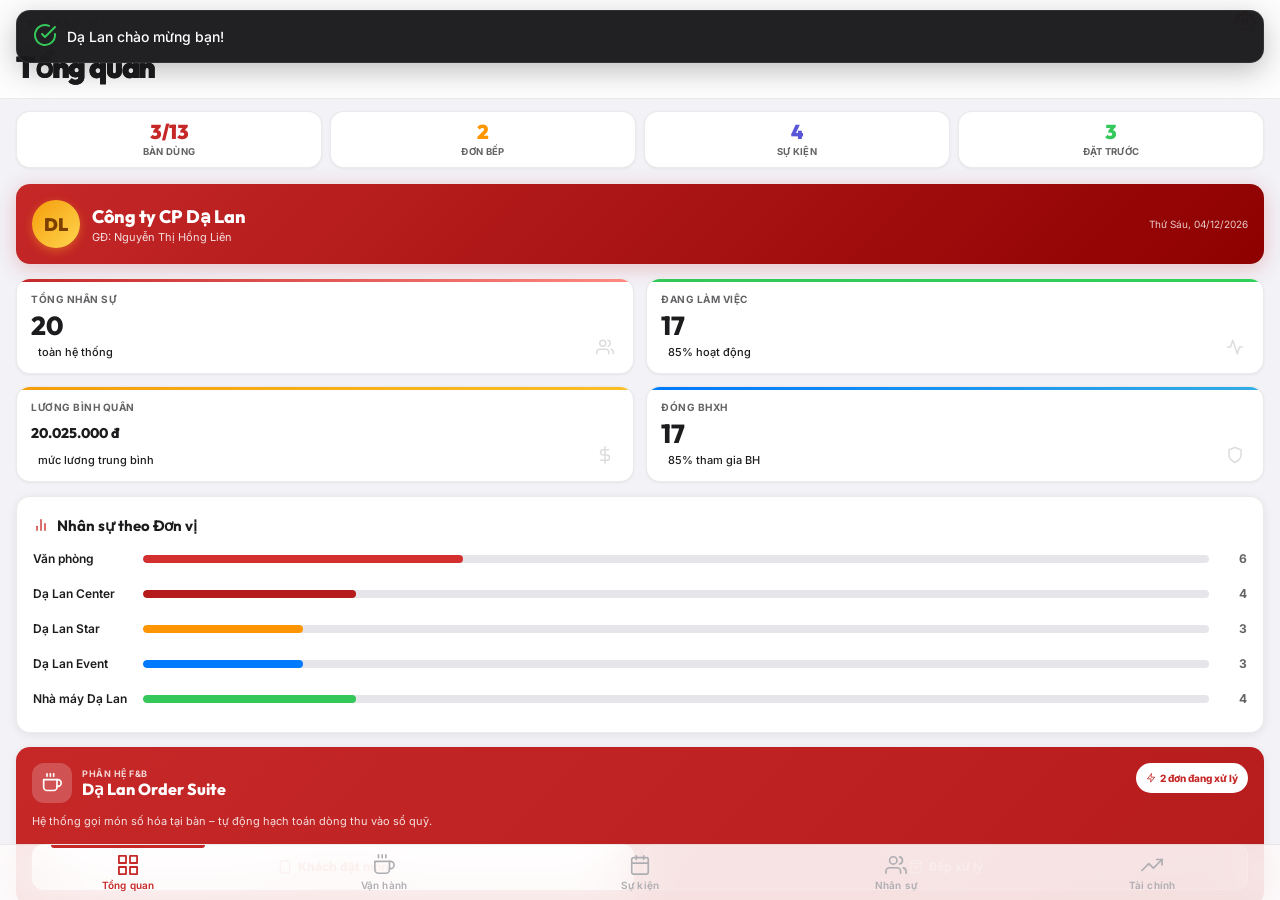
<file: index.html>
<!DOCTYPE html>
<html lang="vi">
<head>
    <meta charset="UTF-8">
    <meta name="viewport" content="width=device-width, initial-scale=1.0, maximum-scale=1.0, user-scalable=no, viewport-fit=cover">
    <title>Dạ Lan Suite - Vận hành, Nhân sự & Tài chính</title>
    
    <!-- iOS PWA Meta Tags -->
    <meta name="apple-mobile-web-app-capable" content="yes">
    <meta name="apple-mobile-web-app-status-bar-style" content="black-translucent">
    <meta name="apple-mobile-web-app-title" content="Dạ Lan">
    
    <!-- Apple Touch Icon (Premium Custom SVG Icon) -->
    <link rel="apple-touch-icon" href="data:image/svg+xml;utf8,<svg xmlns='http://www.w3.org/2000/svg' viewBox='0 0 512 512'><rect width='512' height='512' rx='120' fill='%23D32F2F'/><path d='M256 90c-15 0-45 40-45 90 0 35 15 50 45 50s45-15 45-50c0-50-30-90-45-90zm-90 190c0-30 25-50 90-50s90 20 90 50c0 40-20 92-90 92s-90-52-90-92z' fill='%23FFFFFF'/><circle cx='256' cy='180' r='20' fill='%23D32F2F'/><path d='M160 380h192v25H160zM120 420h272v15H120z' fill='%23FFFFFF'/></svg>">
    
    <!-- PWA Manifest -->
    <link rel="manifest" href="manifest.json">
    
    <!-- Google Fonts: Inter & Outfit -->
    <link rel="preconnect" href="https://fonts.googleapis.com">
    <link rel="preconnect" href="https://fonts.gstatic.com" crossorigin>
    <link href="https://fonts.googleapis.com/css2?family=Inter:wght@300;400;500;600;700;800&family=Outfit:wght@400;500;600;700;800;900&display=swap" rel="stylesheet">
    
    <!-- CSS Stylesheet -->
    <link rel="stylesheet" href="css/styles.css">
    <link rel="stylesheet" href="css/modules.css">
    
    <!-- Feather Icons (đóng gói cục bộ — không phụ thuộc CDN, chạy được khi offline / mạng LAN) -->
    <script src="js/vendor/feather.min.js"></script>
    <script>
        // Shim an toàn: nếu thư viện icon không tải được, app vẫn chạy (chỉ thiếu icon).
        if (typeof window.feather === "undefined") {
            window.feather = { icons: {}, replace: function () {}, toSvg: function () { return ""; } };
        }
    </script>
</head>
<body>
    <!-- App Shell Container -->
    <div class="app-container">
        
        <!-- iOS Status Bar & Header Navigation -->
        <header class="ios-header">
            <div class="ios-status-bar-spacer"></div>
            <div class="ios-nav-bar">
                <div class="ios-nav-bar-left">
                    <span class="ios-date-badge" id="header-date">Thứ Tư, 20/05</span>
                </div>
                <div class="ios-nav-bar-title">Dạ Lan</div>
                <div class="ios-nav-bar-right" id="header-action-container">
                    <!-- Dynamic Header Action Button will be injected here -->
                </div>
            </div>
            <div class="ios-large-title-container">
                <h1 class="ios-large-title" id="tab-title">Tổng quan</h1>
            </div>
        </header>

        <!-- Main Content Area (Scrollable with Elastic physics) -->
        <main class="ios-content" id="main-content">
            <!-- Dynamic components will be rendered here -->
        </main>

        <!-- iOS Bottom Tab Bar Navigation (5 Tabs HIG compliant) -->
        <nav class="ios-tab-bar">
            <button class="tab-item active" data-tab="dashboard">
                <i data-feather="grid"></i>
                <span>Tổng quan</span>
            </button>
            <button class="tab-item" data-tab="operations">
                <i data-feather="coffee"></i>
                <span>Vận hành</span>
            </button>
            <button class="tab-item" data-tab="events">
                <i data-feather="calendar"></i>
                <span>Sự kiện</span>
            </button>
            <button class="tab-item" data-tab="hr">
                <i data-feather="users"></i>
                <span>Nhân sự</span>
            </button>
            <button class="tab-item" data-tab="finance">
                <i data-feather="trending-up"></i>
                <span>Tài chính</span>
            </button>
        </nav>
    </div>

    <!-- Slide-up Bottom Sheet (Employee Detail Card / Profile) -->
    <div class="ios-bottom-sheet-overlay" id="profile-overlay">
        <div class="ios-bottom-sheet" id="profile-sheet">
            <div class="sheet-drag-handle"></div>
            <div class="sheet-header">
                <h3>Chi tiết Nhân sự</h3>
                <button class="sheet-close-btn" id="close-profile-btn"><i data-feather="x"></i></button>
            </div>
            <div class="sheet-body" id="profile-modal-body">
                <!-- Profile details will be injected here -->
            </div>
        </div>
    </div>

    <!-- Full-screen Slide-up Modal (Add/Edit Employee Form) -->
    <div class="ios-modal-overlay" id="form-overlay">
        <div class="ios-modal" id="form-modal">
            <header class="ios-modal-header">
                <button class="modal-nav-btn cancel-btn" id="cancel-form-btn">Hủy</button>
                <h2 class="modal-title" id="form-modal-title">Thêm Nhân viên</h2>
                <button class="modal-nav-btn save-btn" id="save-form-btn">Xong</button>
            </header>
            <div class="ios-modal-body" id="form-modal-body">
                <!-- Dynamic form fields will be injected here -->
            </div>
        </div>
    </div>

    <!-- Full-screen Slide-up Modal (Add/Edit Transaction Form) -->
    <div class="ios-modal-overlay" id="transaction-overlay">
        <div class="ios-modal" id="transaction-modal">
            <header class="ios-modal-header">
                <button class="modal-nav-btn cancel-btn" id="cancel-transaction-btn">Hủy</button>
                <h2 class="modal-title" id="transaction-modal-title">Ghi chép Thu Chi</h2>
                <button class="modal-nav-btn save-btn" id="save-transaction-btn">Xong</button>
            </header>
            <div class="ios-modal-body" id="transaction-modal-body">
                <!-- Transaction form will be injected here -->
            </div>
        </div>
    </div>

    <!-- Slide-up Bottom Sheet (Customer Cart Summary) -->
    <div class="ios-bottom-sheet-overlay" id="cart-overlay">
        <div class="ios-bottom-sheet" id="cart-sheet">
            <div class="sheet-drag-handle"></div>
            <div class="sheet-header">
                <h3 style="font-family:'Outfit', sans-serif; font-size:18px; font-weight:700; color:var(--text-primary); margin:0;">Giỏ Hàng Dạ Lan</h3>
                <button class="sheet-close-btn" id="close-cart-btn"><i data-feather="x"></i></button>
            </div>
            <div class="sheet-body" id="cart-modal-body" style="padding: 16px 20px;">
                <!-- Cart items and checkout form will be injected here -->
            </div>
        </div>
    </div>

    <!-- Full-screen Slide-up Modal (Staff Order Queue Panel — Kanban Kitchen) -->
    <div class="ios-modal-overlay" id="order-queue-overlay">
        <div class="ios-modal" id="order-queue-modal">
            <header class="ios-modal-header">
                <button class="modal-nav-btn cancel-btn" id="close-order-queue-btn">Đóng</button>
                <h2 class="modal-title">🍳 Bếp & Đơn hàng</h2>
                <button class="modal-nav-btn save-btn" onclick="App.refreshOrderQueue()" style="display:flex; align-items:center;"><i data-feather="rotate-cw" style="width:18px; color:var(--brand-red,#C62828);"></i></button>
            </header>
            <div id="order-queue-modal-body" style="flex:1; overflow:hidden; background-color:var(--bg-primary); display:flex; flex-direction:column;">
                <!-- Active order kanban board will be injected here -->
            </div>
        </div>
    </div>

    <!-- Dynamic Toast Notification Container -->
    <div class="ios-toast-container" id="toast-container"></div>

    <!-- Application JavaScript Files -->
    <script src="js/store.js"></script>
    <script src="js/store-ext.js"></script>
    <script src="js/components.js"></script>
    <script src="js/modules.js"></script>
    <script src="js/app.js"></script>
    <script src="js/app-ext.js"></script>

    <!-- Service Worker: cache app shell để PWA mở được khi offline / mất kết nối server -->
    <script>
        if ("serviceWorker" in navigator && /^https?:$/.test(location.protocol)) {
            window.addEventListener("load", function () {
                navigator.serviceWorker.register("sw.js").catch(function (err) {
                    console.warn("[Dạ Lan] Không đăng ký được Service Worker:", err);
                });
            });
        }
    </script>
</body>
</html>
</file>
<file: css/styles.css>
/* ============================================================
   DẠ LAN — PREMIUM MULTI-ROLE APP DESIGN SYSTEM
   Version 3.0 — Restaurant & HR Management Platform
   Red & White Brand | iOS Cupertino + F&B Premium Fusion
   ============================================================ */

/* --- Design Tokens --- */
:root {
    /* Brand Palette */
    --brand-red:      #C62828;
    --brand-red-dark: #8E0000;
    --brand-red-mid:  #E53935;
    --brand-red-light:#FFCDD2;
    --brand-red-ghost:#FFF5F5;
    --brand-gold:     #F59E0B;
    --brand-gold-light:#FEF3C7;

    /* Semantic Colors */
    --ios-blue:   #007AFF;
    --ios-green:  #34C759;
    --ios-orange: #FF9500;
    --ios-red:    #C62828;
    --ios-purple: #5856D6;
    --ios-teal:   #32ADE6;
    --ios-gray:   #8E8E93;

    /* Status Colors */
    --status-pending-bg:   rgba(255,149,0,0.12);
    --status-pending-text: #FF9500;
    --status-prep-bg:      rgba(0,122,255,0.12);
    --status-prep-text:    #007AFF;
    --status-done-bg:      rgba(52,199,89,0.12);
    --status-done-text:    #34C759;
    --status-cancel-bg:    rgba(198,40,40,0.10);
    --status-cancel-text:  #C62828;

    /* Light Theme */
    --bg-primary:   #F2F2F7;
    --bg-secondary: #FFFFFF;
    --bg-tertiary:  #E5E5EA;
    --bg-card:      #FFFFFF;
    --bg-elevated:  #FFFFFF;
    --text-primary:   #1C1C1E;
    --text-secondary: #636366;
    --text-tertiary:  #AEAEB2;
    --border-color:   rgba(0,0,0,0.08);
    --divider-color:  rgba(0,0,0,0.06);

    /* Shadows */
    --shadow-xs: 0 1px 3px rgba(0,0,0,0.06);
    --shadow-sm: 0 2px 8px rgba(0,0,0,0.08);
    --shadow-md: 0 4px 16px rgba(0,0,0,0.10);
    --shadow-lg: 0 8px 32px rgba(0,0,0,0.12);
    --shadow-red: 0 4px 20px rgba(198,40,40,0.25);
    --shadow-red-lg: 0 8px 30px rgba(198,40,40,0.30);
    --card-shadow: 0 2px 10px rgba(0,0,0,0.07);

    /* Glassmorphism */
    --glass-bg:     rgba(255,255,255,0.85);
    --glass-border: rgba(255,255,255,0.6);
    --glass-dark:   rgba(28,28,30,0.90);

    /* Layout */
    --safe-top:    env(safe-area-inset-top, 20px);
    --safe-bottom: env(safe-area-inset-bottom, 20px);
    --radius-sm:   8px;
    --radius-md:   14px;
    --radius-lg:   20px;
    --radius-xl:   28px;
    --radius-full: 999px;
}

/* --- Dark Theme --- */
body.dark-theme {
    --bg-primary:   #000000;
    --bg-secondary: #1C1C1E;
    --bg-tertiary:  #2C2C2E;
    --bg-card:      #1C1C1E;
    --bg-elevated:  #2C2C2E;
    --text-primary:   #FFFFFF;
    --text-secondary: #AEAEB2;
    --text-tertiary:  #636366;
    --border-color:   rgba(255,255,255,0.09);
    --divider-color:  rgba(255,255,255,0.06);
    --glass-bg:     rgba(28,28,30,0.90);
    --glass-border: rgba(255,255,255,0.06);
    --brand-red-ghost: #1A0000;
    --brand-red-light: #4A1010;
    --card-shadow:  0 2px 12px rgba(0,0,0,0.4);
    --shadow-sm:    0 2px 8px rgba(0,0,0,0.3);
    --shadow-md:    0 4px 20px rgba(0,0,0,0.4);
    --shadow-lg:    0 8px 32px rgba(0,0,0,0.5);
}

/* ============================================================
   GLOBAL RESET & BASE
   ============================================================ */
* {
    margin: 0;
    padding: 0;
    box-sizing: border-box;
    -webkit-tap-highlight-color: transparent;
    font-family: 'Inter', -apple-system, BlinkMacSystemFont, 'Segoe UI', sans-serif;
}

body {
    background-color: var(--bg-primary);
    color: var(--text-primary);
    overflow: hidden;
    position: fixed;
    width: 100%;
    height: 100%;
    user-select: none;
    -webkit-user-select: none;
}

/* ============================================================
   APP SHELL
   ============================================================ */
.app-container {
    display: flex;
    flex-direction: column;
    width: 100vw;
    height: 100vh;
    height: -webkit-fill-available;
    position: relative;
    background-color: var(--bg-primary);
}

/* ============================================================
   HEADER — iOS Premium
   ============================================================ */
.ios-header {
    background-color: var(--glass-bg);
    backdrop-filter: blur(24px);
    -webkit-backdrop-filter: blur(24px);
    border-bottom: 0.5px solid var(--border-color);
    position: sticky;
    top: 0;
    z-index: 100;
    transition: all 0.25s cubic-bezier(0.25,0.8,0.25,1);
}

.ios-status-bar-spacer {
    height: var(--safe-top);
    width: 100%;
}

.ios-nav-bar {
    height: 44px;
    display: flex;
    align-items: center;
    justify-content: space-between;
    padding: 0 16px;
    position: relative;
}

.ios-date-badge {
    font-size: 11px;
    font-weight: 700;
    color: var(--brand-red);
    text-transform: uppercase;
    letter-spacing: 0.6px;
    font-family: 'Outfit', sans-serif;
    background: var(--brand-red-ghost);
    padding: 3px 10px;
    border-radius: var(--radius-full);
    border: 1px solid var(--brand-red-light);
}

.ios-nav-bar-title {
    font-family: 'Outfit', sans-serif;
    font-weight: 800;
    font-size: 17px;
    letter-spacing: -0.3px;
    position: absolute;
    left: 50%;
    transform: translateX(-50%);
    opacity: 0;
    transition: opacity 0.2s ease;
    color: var(--text-primary);
}

.ios-header.collapsed .ios-nav-bar-title { opacity: 1; }

.ios-large-title-container {
    padding: 4px 16px 12px 16px;
    overflow: hidden;
    transition: all 0.2s ease;
}

.ios-header.collapsed .ios-large-title-container {
    height: 0;
    padding-top: 0;
    padding-bottom: 0;
    opacity: 0;
}

.ios-large-title {
    font-family: 'Outfit', sans-serif;
    font-weight: 900;
    font-size: 30px;
    letter-spacing: -1.2px;
    color: var(--text-primary);
}

.nav-action-btn {
    background: none;
    border: none;
    color: var(--brand-red);
    font-size: 16px;
    font-weight: 500;
    display: flex;
    align-items: center;
    gap: 4px;
    cursor: pointer;
    padding: 8px;
    border-radius: var(--radius-sm);
    transition: background-color 0.15s, opacity 0.2s;
}

.nav-action-btn:active { opacity: 0.4; }
.nav-action-btn svg { width: 22px; height: 22px; }

/* ============================================================
   MAIN CONTENT
   ============================================================ */
.ios-content {
    flex: 1;
    overflow-y: auto;
    padding: 16px;
    padding-bottom: calc(88px + var(--safe-bottom));
    scroll-behavior: smooth;
    -webkit-overflow-scrolling: touch;
    overscroll-behavior-y: contain;
}

/* ============================================================
   TAB BAR — Premium iOS Style
   ============================================================ */
.ios-tab-bar {
    position: absolute;
    bottom: 0; left: 0; right: 0;
    height: calc(56px + var(--safe-bottom));
    background-color: var(--glass-bg);
    backdrop-filter: blur(28px);
    -webkit-backdrop-filter: blur(28px);
    border-top: 0.5px solid var(--border-color);
    display: flex;
    padding-bottom: var(--safe-bottom);
    z-index: 100;
}

.tab-item {
    flex: 1;
    border: none;
    background: none;
    display: flex;
    flex-direction: column;
    align-items: center;
    justify-content: center;
    color: var(--text-tertiary);
    gap: 3px;
    cursor: pointer;
    padding: 6px 0;
    transition: color 0.2s ease;
    position: relative;
}

.tab-item svg {
    width: 22px;
    height: 22px;
    stroke-width: 1.8;
    transition: transform 0.2s cubic-bezier(0.34,1.56,0.64,1);
}

.tab-item span {
    font-size: 10px;
    font-weight: 600;
    letter-spacing: 0.1px;
}

.tab-item.active { color: var(--brand-red); }
.tab-item.active svg { transform: scale(1.1); }

.tab-item.active::before {
    content: '';
    position: absolute;
    top: 0; left: 20%; right: 20%;
    height: 2.5px;
    background: var(--brand-red);
    border-radius: 0 0 3px 3px;
}

/* ============================================================
   CARDS
   ============================================================ */
.ios-card {
    background-color: var(--bg-card);
    border-radius: var(--radius-md);
    padding: 16px;
    margin-bottom: 14px;
    border: 0.5px solid var(--border-color);
    box-shadow: var(--card-shadow);
    transition: transform 0.15s ease, box-shadow 0.15s ease;
}

.ios-card:active { transform: scale(0.99); }

.accent-card {
    background: linear-gradient(135deg, var(--brand-red) 0%, var(--brand-red-dark) 100%);
    color: #FFF;
    border: none;
    box-shadow: var(--shadow-red);
}
.accent-card h2, .accent-card p, .accent-card span { color: #FFF !important; }

.glass-card {
    background: var(--glass-bg);
    backdrop-filter: blur(12px);
    -webkit-backdrop-filter: blur(12px);
    border: 0.5px solid var(--glass-border);
}

/* ============================================================
   DASHBOARD — KPI Cards
   ============================================================ */
.stats-grid {
    display: grid;
    grid-template-columns: repeat(2, 1fr);
    gap: 12px;
    margin-bottom: 14px;
}

.stat-item {
    display: flex;
    flex-direction: column;
    min-height: 96px;
    padding: 14px 14px 12px 14px;
    border-radius: var(--radius-md);
    border: 0.5px solid var(--border-color);
    box-shadow: var(--shadow-xs);
    position: relative;
    overflow: hidden;
    background-color: var(--bg-card);
    transition: transform 0.15s ease;
}
.stat-item:active { transform: scale(0.98); }

.stat-item::before {
    content: '';
    position: absolute;
    top: 0; left: 0; right: 0;
    height: 3px;
    border-radius: var(--radius-md) var(--radius-md) 0 0;
}
.stat-item.red::before   { background: linear-gradient(90deg, var(--brand-red), #FF8A80); }
.stat-item.green::before { background: linear-gradient(90deg, #34C759, #30D158); }
.stat-item.blue::before  { background: linear-gradient(90deg, #007AFF, #32ADE6); }
.stat-item.gold::before  { background: linear-gradient(90deg, #F59E0B, #FBBF24); }

.stat-label {
    font-size: 10px;
    color: var(--text-secondary);
    font-weight: 700;
    text-transform: uppercase;
    letter-spacing: 0.5px;
    margin-bottom: 4px;
}

.stat-value {
    font-size: 26px;
    font-weight: 800;
    font-family: 'Outfit', sans-serif;
    color: var(--text-primary);
    line-height: 1.1;
    flex: 1;
    display: flex;
    align-items: center;
    gap: 6px;
}

.stat-sub {
    font-size: 11px;
    font-weight: 500;
    padding: 2px 7px;
    border-radius: var(--radius-full);
}

.stat-icon-wrap {
    position: absolute;
    bottom: 10px;
    right: 12px;
    width: 32px;
    height: 32px;
    border-radius: var(--radius-sm);
    display: flex;
    align-items: center;
    justify-content: center;
    opacity: 0.15;
}
.stat-icon-wrap svg { width: 22px; height: 22px; }

/* Charts */
.chart-container {
    display: flex;
    flex-direction: column;
    align-items: center;
    position: relative;
    margin: 12px 0;
}
.svg-donut { transform: rotate(-90deg); }
.donut-segment { transition: stroke-dashoffset 0.6s cubic-bezier(0.25,0.8,0.25,1); }
.chart-center-text {
    position: absolute;
    top: 50%; left: 50%;
    transform: translate(-50%, -50%);
    text-align: center;
}
.chart-center-value {
    font-size: 24px;
    font-weight: 800;
    font-family: 'Outfit', sans-serif;
}
.chart-center-label { font-size: 10px; color: var(--text-secondary); font-weight: 600; }

.chart-legend {
    display: grid;
    grid-template-columns: repeat(2, 1fr);
    gap: 8px 16px;
    width: 100%;
    margin-top: 16px;
}
.legend-item {
    display: flex;
    align-items: center;
    gap: 8px;
    font-size: 12px;
    color: var(--text-secondary);
}
.legend-color {
    width: 10px; height: 10px;
    border-radius: 3px;
    flex-shrink: 0;
}

/* Department Progress Bars on Dashboard */
.dept-progress-row {
    display: flex;
    align-items: center;
    gap: 10px;
    margin-bottom: 10px;
}
.dept-progress-label {
    width: 100px;
    font-size: 12px;
    font-weight: 600;
    color: var(--text-primary);
    white-space: nowrap;
    overflow: hidden;
    text-overflow: ellipsis;
    flex-shrink: 0;
}
.dept-progress-track {
    flex: 1;
    height: 8px;
    background: var(--bg-tertiary);
    border-radius: var(--radius-full);
    overflow: hidden;
}
.dept-progress-fill {
    height: 100%;
    border-radius: var(--radius-full);
    transition: width 0.7s cubic-bezier(0.25,0.8,0.25,1);
}
.dept-progress-count {
    font-size: 12px;
    font-weight: 700;
    color: var(--text-secondary);
    width: 28px;
    text-align: right;
}

/* ============================================================
   SEARCH BAR
   ============================================================ */
.ios-search-bar-container {
    position: sticky;
    top: -16px;
    background-color: var(--bg-primary);
    padding: 8px 0 4px;
    margin-top: -8px;
    z-index: 10;
    border-bottom: 0.5px solid transparent;
    transition: border-color 0.2s, background-color 0.2s;
}

.ios-search-bar {
    background-color: var(--bg-tertiary);
    border-radius: 12px;
    display: flex;
    align-items: center;
    padding: 9px 12px;
    gap: 8px;
    border: 0.5px solid transparent;
    transition: border-color 0.2s;
}
.ios-search-bar:focus-within {
    border-color: var(--brand-red);
    background-color: var(--bg-secondary);
}
.ios-search-bar input {
    background: none;
    border: none;
    outline: none;
    color: var(--text-primary);
    font-size: 15px;
    width: 100%;
}
.ios-search-bar input::placeholder { color: var(--text-tertiary); }
.ios-search-bar svg { color: var(--text-secondary); width: 17px; height: 17px; }

/* ============================================================
   SEGMENTED CONTROL — Category Pills
   ============================================================ */
.ios-segmented-control {
    background-color: var(--bg-tertiary);
    padding: 3px;
    border-radius: 10px;
    display: flex;
    gap: 2px;
    margin: 10px 0 14px;
    overflow-x: auto;
    -webkit-overflow-scrolling: touch;
    scrollbar-width: none;
}
.ios-segmented-control::-webkit-scrollbar { display: none; }

.segment-btn {
    flex-shrink: 0;
    border: none;
    background: none;
    font-size: 13px;
    font-weight: 600;
    color: var(--text-secondary);
    padding: 6px 14px;
    border-radius: 8px;
    cursor: pointer;
    white-space: nowrap;
    transition: background-color 0.2s, color 0.2s, box-shadow 0.2s;
}
.segment-btn.active {
    background-color: var(--bg-secondary);
    color: var(--brand-red);
    box-shadow: 0 1px 4px rgba(0,0,0,0.10);
    font-weight: 700;
}

/* ============================================================
   EMPLOYEE DIRECTORY
   ============================================================ */
.employee-list {
    display: flex;
    flex-direction: column;
    gap: 10px;
}

.employee-row-card {
    display: flex;
    align-items: center;
    background-color: var(--bg-card);
    border-radius: var(--radius-md);
    padding: 12px 14px;
    border: 0.5px solid var(--border-color);
    box-shadow: var(--shadow-xs);
    gap: 12px;
    cursor: pointer;
    transition: transform 0.12s, background-color 0.15s;
}
.employee-row-card:active { transform: scale(0.98); background-color: var(--bg-tertiary); }

.avatar-container {
    width: 46px; height: 46px;
    border-radius: 14px;
    overflow: hidden;
    display: flex;
    align-items: center;
    justify-content: center;
    color: #FFF;
    font-weight: 800;
    font-size: 16px;
    flex-shrink: 0;
    font-family: 'Outfit', sans-serif;
}
.avatar-image { width: 100%; height: 100%; object-fit: cover; border-radius: 14px; }

.employee-info-main { flex: 1; min-width: 0; }
.employee-name {
    font-size: 15px;
    font-weight: 700;
    color: var(--text-primary);
    white-space: nowrap;
    overflow: hidden;
    text-overflow: ellipsis;
    font-family: 'Outfit', sans-serif;
}
.employee-meta {
    font-size: 12px;
    color: var(--text-secondary);
    margin-top: 2px;
    white-space: nowrap;
    overflow: hidden;
    text-overflow: ellipsis;
}
.employee-badge-container { display: flex; align-items: center; gap: 5px; margin-top: 5px; }

.status-badge {
    font-size: 10px;
    font-weight: 700;
    padding: 2px 8px;
    border-radius: var(--radius-full);
    text-transform: uppercase;
    letter-spacing: 0.3px;
}
.status-badge.working  { background: var(--status-done-bg);   color: var(--status-done-text); }
.status-badge.leave    { background: var(--status-pending-bg); color: var(--status-pending-text); }
.status-badge.probation{ background: var(--status-prep-bg);    color: var(--status-prep-text); }

.dept-badge {
    font-size: 10px;
    font-weight: 600;
    padding: 2px 8px;
    border-radius: var(--radius-full);
    background-color: var(--bg-tertiary);
    color: var(--text-secondary);
}
.chevron-right { color: var(--text-tertiary); width: 16px; height: 16px; }

/* ============================================================
   ORG CHART
   ============================================================ */
.org-chart-wrapper {
    overflow-x: auto;
    overflow-y: auto;
    padding: 10px;
    display: flex;
    justify-content: center;
    min-height: 500px;
    -webkit-overflow-scrolling: touch;
}
.org-tree { display: flex; flex-direction: column; align-items: center; gap: 24px; }
.org-level { display: flex; justify-content: center; gap: 16px; width: 100%; position: relative; }

.org-node {
    display: flex;
    flex-direction: column;
    align-items: center;
    background-color: var(--bg-card);
    border-radius: 12px;
    border: 0.5px solid var(--border-color);
    box-shadow: var(--shadow-sm);
    padding: 10px 14px;
    text-align: center;
    width: 130px;
    flex-shrink: 0;
    cursor: pointer;
    transition: transform 0.15s;
}
.org-node:active { transform: scale(0.95); }
.org-node.director { border-left: 3.5px solid var(--brand-red); width: 150px; }
.org-node.deputy   { border-left: 3.5px solid var(--ios-orange); width: 140px; }
.org-node.manager  { border-left: 3.5px solid var(--ios-blue); width: 130px; }
.org-node.staff    { border-left: 3.5px solid var(--ios-gray); width: 110px; }

.org-node-avatar {
    width: 32px; height: 32px;
    border-radius: 10px;
    background-color: var(--brand-red-ghost);
    color: var(--brand-red);
    font-weight: 800;
    display: flex;
    align-items: center;
    justify-content: center;
    font-size: 11px;
    margin-bottom: 6px;
    font-family: 'Outfit', sans-serif;
}
.org-node-name {
    font-size: 12px;
    font-weight: 700;
    color: var(--text-primary);
    white-space: nowrap;
    overflow: hidden;
    text-overflow: ellipsis;
    width: 100%;
}
.org-node-title {
    font-size: 10px;
    color: var(--text-secondary);
    margin-top: 1px;
    white-space: nowrap;
    overflow: hidden;
    text-overflow: ellipsis;
    width: 100%;
}
.org-connector-vertical {
    width: 2px; height: 20px;
    background-color: var(--border-color);
}
.org-branch { display: flex; flex-direction: column; align-items: center; position: relative; }
.board-container { display: flex; flex-direction: column; align-items: center; gap: 12px; }
.deputy-row { display: flex; justify-content: center; gap: 24px; margin-top: 8px; }
.departments-container { display: flex; justify-content: center; gap: 20px; margin-top: 16px; width: 100%; }
.dept-branch { display: flex; flex-direction: column; align-items: center; gap: 16px; border-top: 2px solid var(--border-color); padding-top: 16px; position: relative; }
.staff-list-node { display: flex; flex-direction: column; gap: 6px; align-items: center; width: 100%; }

@media (max-width: 768px) {
    .departments-container { flex-direction: column; align-items: center; gap: 24px; }
    .dept-branch { border-top: none; border-left: 2px solid var(--border-color); padding-top: 0; padding-left: 16px; align-items: flex-start; }
}

/* ============================================================
   BOTTOM SHEET — Profile / Cart
   ============================================================ */
.ios-bottom-sheet-overlay {
    position: fixed;
    top: 0; left: 0; right: 0; bottom: 0;
    background-color: rgba(0,0,0,0.45);
    z-index: 200;
    display: flex;
    flex-direction: column;
    justify-content: flex-end;
    opacity: 0;
    pointer-events: none;
    transition: opacity 0.3s ease;
    backdrop-filter: blur(6px);
    -webkit-backdrop-filter: blur(6px);
}
.ios-bottom-sheet-overlay.active { opacity: 1; pointer-events: auto; }

.ios-bottom-sheet {
    background-color: var(--bg-secondary);
    border-radius: 22px 22px 0 0;
    width: 100%;
    max-height: 90vh;
    display: flex;
    flex-direction: column;
    transform: translateY(100%);
    transition: transform 0.35s cubic-bezier(0.25,0.8,0.25,1);
    padding-bottom: var(--safe-bottom);
}
.ios-bottom-sheet-overlay.active .ios-bottom-sheet { transform: translateY(0); }

.sheet-drag-handle {
    width: 38px; height: 5px;
    background-color: var(--bg-tertiary);
    border-radius: 3px;
    align-self: center;
    margin: 10px 0 6px;
}
.sheet-header {
    display: flex;
    justify-content: space-between;
    align-items: center;
    padding: 8px 20px 14px;
    border-bottom: 0.5px solid var(--border-color);
}
.sheet-header h3 {
    font-family: 'Outfit', sans-serif;
    font-size: 18px;
    font-weight: 700;
}
.sheet-close-btn {
    background-color: var(--bg-tertiary);
    border: none;
    width: 30px; height: 30px;
    border-radius: 50%;
    display: flex;
    align-items: center;
    justify-content: center;
    color: var(--text-secondary);
    cursor: pointer;
}
.sheet-body {
    padding: 20px;
    overflow-y: auto;
    -webkit-overflow-scrolling: touch;
}

/* Profile details inside sheet */
.profile-card-detail { display: flex; flex-direction: column; align-items: center; text-align: center; }
.profile-avatar-large {
    width: 90px; height: 90px;
    border-radius: 22px;
    background: linear-gradient(135deg, var(--brand-red) 0%, #FF8A80 100%);
    display: flex;
    align-items: center;
    justify-content: center;
    color: #FFF;
    font-size: 32px;
    font-weight: 800;
    font-family: 'Outfit', sans-serif;
    margin-bottom: 12px;
    box-shadow: var(--shadow-red);
    position: relative;
    border: 3px solid var(--bg-secondary);
}
.profile-avatar-large img { width: 100%; height: 100%; object-fit: cover; border-radius: 19px; }
.profile-name { font-family: 'Outfit', sans-serif; font-size: 22px; font-weight: 800; }
.profile-title { font-size: 14px; color: var(--text-secondary); margin-top: 2px; }

.profile-quick-actions { display: flex; gap: 16px; margin: 20px 0; width: 100%; justify-content: center; }
.action-circle-btn { display: flex; flex-direction: column; align-items: center; background: none; border: none; gap: 6px; cursor: pointer; width: 64px; }
.circle-icon {
    width: 46px; height: 46px;
    border-radius: 50%;
    background-color: var(--bg-tertiary);
    color: var(--brand-red);
    display: flex;
    align-items: center;
    justify-content: center;
    transition: transform 0.1s, background-color 0.2s;
}
.action-circle-btn:active .circle-icon { transform: scale(0.88); background-color: var(--border-color); }
.circle-icon svg { width: 20px; height: 20px; }
.action-circle-btn span { font-size: 11px; font-weight: 600; color: var(--text-secondary); }

.info-list-group { background-color: var(--bg-primary); border-radius: 12px; width: 100%; overflow: hidden; margin-bottom: 16px; }
.info-row { display: flex; justify-content: space-between; padding: 12px 16px; border-bottom: 0.5px solid var(--border-color); font-size: 14px; }
.info-row:last-child { border-bottom: none; }
.info-label { color: var(--text-secondary); }
.info-value { font-weight: 600; color: var(--text-primary); text-align: right; }
.info-value.bold-red { color: var(--brand-red); font-weight: 700; }
.profile-manage-actions { display: flex; gap: 12px; width: 100%; margin-top: 12px; }

/* ============================================================
   BUTTONS
   ============================================================ */
.ios-btn {
    flex: 1;
    border: none;
    padding: 12px 20px;
    border-radius: 12px;
    font-size: 15px;
    font-weight: 700;
    cursor: pointer;
    display: flex;
    align-items: center;
    justify-content: center;
    gap: 8px;
    transition: opacity 0.15s, transform 0.1s;
    font-family: 'Inter', sans-serif;
}
.ios-btn:active { transform: scale(0.97); opacity: 0.85; }
.ios-btn-primary { background: linear-gradient(135deg, var(--brand-red), var(--brand-red-mid)); color: #FFF; box-shadow: var(--shadow-red); }
.ios-btn-secondary { background-color: var(--bg-tertiary); color: var(--text-primary); }
.ios-btn-danger { background-color: var(--brand-red-ghost); color: var(--brand-red); }
.ios-btn-success { background: linear-gradient(135deg, #34C759, #30D158); color: #FFF; }
.ios-btn-warning { background: linear-gradient(135deg, #FF9500, #FFAD3A); color: #FFF; }

/* ============================================================
   FULL-SCREEN MODAL (Form)
   ============================================================ */
.ios-modal-overlay {
    position: fixed;
    top: 0; left: 0; right: 0; bottom: 0;
    background-color: transparent;
    z-index: 250;
    pointer-events: none;
}
.ios-modal {
    position: absolute;
    top: 0; left: 0; right: 0; bottom: 0;
    background-color: var(--bg-primary);
    display: flex;
    flex-direction: column;
    transform: translateY(100%);
    transition: transform 0.35s cubic-bezier(0.25,0.8,0.25,1);
    z-index: 260;
}
.ios-modal-overlay.active { pointer-events: auto; }
.ios-modal-overlay.active .ios-modal { transform: translateY(0); }

.ios-modal-header {
    background-color: var(--glass-bg);
    border-bottom: 0.5px solid var(--border-color);
    display: flex;
    align-items: center;
    justify-content: space-between;
    padding: 0 16px;
    padding-top: env(safe-area-inset-top, 0);
    height: calc(52px + env(safe-area-inset-top, 0));
    backdrop-filter: blur(16px);
    -webkit-backdrop-filter: blur(16px);
}
.modal-title { font-size: 17px; font-weight: 700; font-family: 'Outfit', sans-serif; color: var(--text-primary); }
.modal-nav-btn { background: none; border: none; font-size: 16px; cursor: pointer; padding: 8px; border-radius: 8px; }
.modal-nav-btn.cancel-btn { color: var(--brand-red); }
.modal-nav-btn.save-btn   { color: var(--brand-red); font-weight: 700; }
.ios-modal-body { flex: 1; overflow-y: auto; padding: 20px; padding-bottom: calc(30px + var(--safe-bottom)); -webkit-overflow-scrolling: touch; }

/* Form Styling */
.form-section-title {
    font-size: 11px;
    font-weight: 700;
    color: var(--text-secondary);
    text-transform: uppercase;
    letter-spacing: 0.6px;
    margin-bottom: 8px;
    margin-left: 4px;
}
.form-group-card {
    background-color: var(--bg-secondary);
    border-radius: 14px;
    overflow: hidden;
    margin-bottom: 20px;
    border: 0.5px solid var(--border-color);
    box-shadow: var(--shadow-xs);
}
.form-row {
    display: flex;
    align-items: center;
    padding: 13px 16px;
    border-bottom: 0.5px solid var(--border-color);
    font-size: 15px;
}
.form-row:last-child { border-bottom: none; }
.form-row label { width: 120px; color: var(--text-primary); font-weight: 600; font-size: 14px; }
.form-row input, .form-row select, .form-row textarea {
    flex: 1;
    border: none;
    background: none;
    outline: none;
    color: var(--text-primary);
    font-size: 15px;
    width: 100%;
    font-family: 'Inter', sans-serif;
}
.form-row input::placeholder { color: var(--text-tertiary); }
.avatar-upload-row { display: flex; flex-direction: column; align-items: center; padding: 20px; gap: 10px; }
.avatar-preview-form {
    width: 80px; height: 80px;
    border-radius: 20px;
    background-color: var(--bg-tertiary);
    color: var(--text-secondary);
    display: flex;
    align-items: center;
    justify-content: center;
    font-size: 24px;
    font-weight: 800;
    font-family: 'Outfit', sans-serif;
    overflow: hidden;
    position: relative;
    border: 2px dashed var(--border-color);
}
.avatar-preview-form img { width: 100%; height: 100%; object-fit: cover; }
.avatar-file-input { display: none; }
.avatar-upload-btn {
    background-color: var(--brand-red-ghost);
    color: var(--brand-red);
    padding: 7px 14px;
    border-radius: var(--radius-full);
    font-size: 13px;
    font-weight: 700;
    cursor: pointer;
    border: 1px solid var(--brand-red-light);
}

/* Toggle */
.ios-switch-container { display: flex; justify-content: space-between; align-items: center; width: 100%; }
.ios-switch { position: relative; display: inline-block; width: 51px; height: 31px; }
.ios-switch input { opacity: 0; width: 0; height: 0; }
.slider { position: absolute; cursor: pointer; top: 0; left: 0; right: 0; bottom: 0; background-color: var(--bg-tertiary); transition: .3s; border-radius: 34px; }
.slider:before { position: absolute; content: ""; height: 27px; width: 27px; left: 2px; bottom: 2px; background-color: white; transition: .3s; border-radius: 50%; box-shadow: 0 1px 3px rgba(0,0,0,0.4); }
input:checked + .slider { background-color: var(--ios-green); }
input:checked + .slider:before { transform: translateX(20px); }

/* ============================================================
   SETTINGS / MANAGEMENT TAB
   ============================================================ */
.settings-list-group {
    background-color: var(--bg-secondary);
    border-radius: 14px;
    overflow: hidden;
    margin-bottom: 20px;
    border: 0.5px solid var(--border-color);
    box-shadow: var(--shadow-xs);
}
.settings-row {
    display: flex;
    align-items: center;
    justify-content: space-between;
    padding: 13px 16px;
    border-bottom: 0.5px solid var(--border-color);
    font-size: 15px;
    cursor: pointer;
    transition: background-color 0.15s;
}
.settings-row:active { background-color: var(--bg-tertiary); }
.settings-row:last-child { border-bottom: none; }
.settings-left { display: flex; align-items: center; gap: 12px; color: var(--text-primary); font-weight: 500; }
.settings-icon-wrapper { width: 30px; height: 30px; border-radius: 8px; display: flex; align-items: center; justify-content: center; color: #FFF; }
.settings-icon-wrapper svg { width: 17px; height: 17px; }
.settings-right { display: flex; align-items: center; gap: 8px; color: var(--text-secondary); font-size: 13px; }

/* ============================================================
   TOAST NOTIFICATIONS
   ============================================================ */
.ios-toast-container {
    position: fixed;
    top: calc(10px + var(--safe-top));
    left: 16px; right: 16px;
    z-index: 1000;
    pointer-events: none;
    display: flex;
    flex-direction: column;
    gap: 8px;
}
.ios-toast {
    background-color: rgba(22,22,24,0.95);
    color: #FFF;
    padding: 12px 16px;
    border-radius: 14px;
    font-size: 14px;
    font-weight: 500;
    display: flex;
    align-items: center;
    gap: 10px;
    box-shadow: 0 8px 28px rgba(0,0,0,0.25);
    transform: translateY(-56px);
    opacity: 0;
    transition: all 0.3s cubic-bezier(0.25,0.8,0.25,1);
    backdrop-filter: blur(14px);
    -webkit-backdrop-filter: blur(14px);
    border: 0.5px solid rgba(255,255,255,0.08);
}
body.dark-theme .ios-toast { background-color: rgba(250,250,250,0.95); color: #000; border-color: rgba(0,0,0,0.06); }
.ios-toast.show { transform: translateY(0); opacity: 1; }
.toast-icon { flex-shrink: 0; }
.toast-icon.success { color: var(--ios-green); }
.toast-icon.error   { color: #FF6B6B; }

/* ============================================================
   FINANCE TAB
   ============================================================ */
.health-gauge-container { margin: 14px 0; }
.gauge-label-row { display: flex; justify-content: space-between; font-size: 13px; font-weight: 700; margin-bottom: 6px; color: var(--text-primary); }
.gauge-track { width: 100%; height: 12px; background-color: var(--bg-tertiary); border-radius: var(--radius-full); overflow: hidden; position: relative; }
.gauge-fill { height: 100%; border-radius: var(--radius-full); transition: width 0.8s cubic-bezier(0.25,0.8,0.25,1); }
.gauge-fill.safe    { background: linear-gradient(90deg, #34C759, #30D158); }
.gauge-fill.warning { background: linear-gradient(90deg, #FF9500, #FFAD3A); }
.gauge-fill.danger  { background: linear-gradient(90deg, var(--brand-red), var(--brand-red-mid)); }
.gauge-threshold-marker { position: absolute; top: 0; width: 2px; height: 100%; background-color: var(--text-primary); opacity: 0.25; }
.gauge-footer { display: flex; justify-content: space-between; font-size: 11px; color: var(--text-secondary); margin-top: 4px; font-weight: 500; }

.financial-bars-container { display: flex; flex-direction: column; gap: 12px; margin-top: 14px; }
.finance-bar-row { display: flex; align-items: center; font-size: 13px; }
.finance-bar-label { width: 110px; font-weight: 600; color: var(--text-primary); white-space: nowrap; overflow: hidden; text-overflow: ellipsis; }
.finance-bar-track-wrapper { flex: 1; background-color: var(--bg-tertiary); height: 14px; border-radius: var(--radius-full); overflow: hidden; position: relative; margin: 0 10px; }
.finance-bar-fill { height: 100%; background: linear-gradient(90deg, var(--brand-red-dark), var(--brand-red)); border-radius: var(--radius-full); transition: width 0.7s cubic-bezier(0.25,0.8,0.25,1); }
.finance-bar-value { width: 90px; text-align: right; font-weight: 700; font-size: 12px; color: var(--text-primary); }

.transaction-list { display: flex; flex-direction: column; gap: 8px; }
.transaction-card {
    display: flex;
    align-items: center;
    background-color: var(--bg-card);
    border-radius: 12px;
    padding: 12px 14px;
    border: 0.5px solid var(--border-color);
    box-shadow: var(--shadow-xs);
    gap: 12px;
    transition: transform 0.12s ease;
}
.transaction-card:active { transform: scale(0.99); }
.transaction-icon-box { width: 38px; height: 38px; border-radius: 12px; display: flex; align-items: center; justify-content: center; flex-shrink: 0; }
.transaction-icon-box.income  { background: var(--status-done-bg);   color: var(--status-done-text); }
.transaction-icon-box.expense { background: var(--status-cancel-bg);  color: var(--status-cancel-text); }
.transaction-info { flex: 1; min-width: 0; }
.transaction-title { font-size: 14px; font-weight: 600; color: var(--text-primary); white-space: nowrap; overflow: hidden; text-overflow: ellipsis; }
.transaction-meta { font-size: 11px; color: var(--text-secondary); margin-top: 2px; }
.transaction-amount { font-size: 15px; font-weight: 800; font-family: 'Outfit', sans-serif; white-space: nowrap; }
.transaction-amount.income  { color: var(--status-done-text); }
.transaction-amount.expense { color: var(--status-cancel-text); }
.transaction-delete-btn {
    background: none; border: none;
    color: var(--text-tertiary); cursor: pointer;
    padding: 6px; border-radius: 50%;
    display: flex; align-items: center; justify-content: center;
    transition: color 0.2s, background-color 0.2s;
}
.transaction-delete-btn:hover { color: var(--brand-red); background-color: var(--brand-red-ghost); }
.transaction-delete-btn svg { width: 16px; height: 16px; }

/* ============================================================
   CUSTOMER ORDER PORTAL — Restaurant App Style
   ============================================================ */
/* Header */
.customer-portal-header {
    background: linear-gradient(160deg, var(--brand-red-dark) 0%, var(--brand-red) 55%, #EF5350 100%);
    padding: 20px 16px 24px;
    border-radius: 0 0 24px 24px;
    color: white;
    margin: -16px -16px 14px;
    position: relative;
    overflow: hidden;
}
.customer-portal-header::before {
    content: '';
    position: absolute;
    top: -30px; right: -20px;
    width: 130px; height: 130px;
    background: rgba(255,255,255,0.06);
    border-radius: 50%;
}
.customer-portal-header::after {
    content: '';
    position: absolute;
    bottom: -20px; left: -10px;
    width: 90px; height: 90px;
    background: rgba(255,255,255,0.04);
    border-radius: 50%;
}

/* Food Grid — 2 columns */
.food-grid {
    display: grid;
    grid-template-columns: repeat(2, 1fr);
    gap: 10px;
    margin-top: 6px;
    margin-bottom: 120px;
}

.food-card-2col {
    background: var(--bg-card);
    border-radius: 16px;
    border: 0.5px solid var(--border-color);
    box-shadow: var(--shadow-sm);
    overflow: hidden;
    display: flex;
    flex-direction: column;
    transition: transform 0.2s cubic-bezier(0.34,1.56,0.64,1), box-shadow 0.2s ease;
    cursor: pointer;
}
.food-card-2col:active { transform: scale(0.97); box-shadow: var(--shadow-xs); }

.food-card-img {
    height: 80px;
    display: flex;
    align-items: center;
    justify-content: center;
    font-size: 38px;
    position: relative;
    overflow: hidden;
}

.food-card-body { padding: 10px 10px 8px; flex: 1; display: flex; flex-direction: column; }
.food-card-name {
    font-family: 'Outfit', sans-serif;
    font-size: 13px;
    font-weight: 700;
    color: var(--text-primary);
    line-height: 1.3;
    margin-bottom: 2px;
    display: -webkit-box;
    -webkit-line-clamp: 2;
    -webkit-box-orient: vertical;
    overflow: hidden;
}
.food-card-price {
    font-family: 'Outfit', sans-serif;
    font-size: 14px;
    font-weight: 800;
    color: var(--brand-red);
    margin-top: auto;
    padding-top: 6px;
}
.food-card-actions { padding: 0 10px 10px; }

/* Add to cart button */
.food-add-btn {
    width: 100%;
    border: none;
    background: linear-gradient(135deg, var(--brand-red), var(--brand-red-mid));
    color: white;
    font-size: 12px;
    font-weight: 700;
    padding: 7px 10px;
    border-radius: var(--radius-sm);
    cursor: pointer;
    display: flex;
    align-items: center;
    justify-content: center;
    gap: 4px;
    box-shadow: 0 2px 8px rgba(198,40,40,0.3);
    transition: transform 0.1s, opacity 0.15s;
}
.food-add-btn:active { transform: scale(0.96); opacity: 0.85; }

/* Qty counter on food card */
.food-qty-counter {
    display: flex;
    align-items: center;
    justify-content: space-between;
    background: var(--bg-tertiary);
    border-radius: var(--radius-sm);
    padding: 2px;
}
.food-qty-btn {
    width: 28px; height: 28px;
    border-radius: 7px;
    border: none;
    font-size: 16px;
    font-weight: 800;
    cursor: pointer;
    display: flex;
    align-items: center;
    justify-content: center;
    transition: transform 0.1s;
}
.food-qty-btn:active { transform: scale(0.9); }
.food-qty-btn.minus { background: white; color: var(--text-primary); box-shadow: var(--shadow-xs); }
.food-qty-btn.plus  { background: var(--brand-red); color: white; box-shadow: 0 2px 6px rgba(198,40,40,0.3); }
.food-qty-num { font-size: 13px; font-weight: 800; color: var(--text-primary); min-width: 22px; text-align: center; font-family: 'Outfit', sans-serif; }

/* Category pills with emoji */
.menu-category-pills {
    display: flex;
    gap: 8px;
    overflow-x: auto;
    padding: 2px 0 2px;
    scrollbar-width: none;
    margin: 10px 0 8px;
}
.menu-category-pills::-webkit-scrollbar { display: none; }
.cat-pill {
    flex-shrink: 0;
    border: none;
    background: var(--bg-tertiary);
    font-size: 12px;
    font-weight: 700;
    color: var(--text-secondary);
    padding: 7px 14px;
    border-radius: var(--radius-full);
    cursor: pointer;
    white-space: nowrap;
    display: flex;
    align-items: center;
    gap: 5px;
    border: 1.5px solid transparent;
    transition: all 0.2s;
}
.cat-pill.active {
    background: var(--brand-red-ghost);
    color: var(--brand-red);
    border-color: var(--brand-red-light);
    box-shadow: 0 2px 8px rgba(198,40,40,0.12);
}

/* Floating Cart Bar */
.floating-cart-bar {
    position: fixed;
    bottom: 20px; left: 16px; right: 16px;
    background: linear-gradient(135deg, #1A1A1C 0%, #2C2C2E 100%);
    border: 0.5px solid rgba(255,255,255,0.12);
    box-shadow: 0 12px 30px rgba(0,0,0,0.35);
    border-radius: 20px;
    padding: 12px 14px;
    display: flex;
    justify-content: space-between;
    align-items: center;
    z-index: 999;
    cursor: pointer;
    animation: slideUp 0.4s cubic-bezier(0.34,1.56,0.64,1) forwards;
}

.cart-icon-wrap {
    position: relative;
    width: 42px; height: 42px;
    background: var(--brand-red);
    border-radius: 14px;
    display: flex;
    align-items: center;
    justify-content: center;
    box-shadow: var(--shadow-red);
}
.cart-badge {
    position: absolute;
    top: -6px; right: -6px;
    background: white;
    color: var(--brand-red);
    font-size: 10px;
    font-weight: 800;
    width: 18px; height: 18px;
    border-radius: 50%;
    display: flex;
    align-items: center;
    justify-content: center;
    border: 1.5px solid var(--brand-red);
    font-family: 'Outfit', sans-serif;
}
.cart-info { margin-left: 12px; }
.cart-total { font-size: 15px; font-weight: 800; color: white; font-family: 'Outfit', sans-serif; }
.cart-sub { font-size: 10px; color: rgba(255,255,255,0.6); margin-top: 1px; }
.cart-cta-btn {
    background: var(--brand-red);
    border: none;
    color: white;
    padding: 9px 16px;
    border-radius: 12px;
    font-weight: 700;
    font-size: 13px;
    cursor: pointer;
    box-shadow: var(--shadow-red);
    display: flex;
    align-items: center;
    gap: 5px;
    white-space: nowrap;
}

/* Order Tracker */
.order-tracker-card { border: 1.5px solid var(--ios-orange); background: rgba(255,149,0,0.04); }

/* ============================================================
   KITCHEN KANBAN — 3 Columns
   ============================================================ */
.kanban-board {
    display: flex;
    gap: 10px;
    overflow-x: auto;
    padding-bottom: 20px;
    -webkit-overflow-scrolling: touch;
    scrollbar-width: none;
    align-items: flex-start;
    min-height: calc(100vh - 180px);
}
.kanban-board::-webkit-scrollbar { display: none; }

.kanban-col {
    flex: 0 0 calc(85vw - 16px);
    min-width: 240px;
    max-width: 320px;
    border-radius: 16px;
    overflow: hidden;
    display: flex;
    flex-direction: column;
    background: var(--bg-secondary);
    border: 0.5px solid var(--border-color);
    box-shadow: var(--shadow-sm);
}

.kanban-col-header {
    padding: 12px 14px 10px;
    display: flex;
    align-items: center;
    justify-content: space-between;
    border-bottom: 0.5px solid var(--border-color);
}
.kanban-col-title {
    font-family: 'Outfit', sans-serif;
    font-size: 14px;
    font-weight: 800;
    letter-spacing: -0.2px;
}
.kanban-col-count {
    font-size: 11px;
    font-weight: 700;
    padding: 2px 9px;
    border-radius: var(--radius-full);
}

.kanban-col-pending  .kanban-col-header { background: rgba(255,149,0,0.06); }
.kanban-col-pending  .kanban-col-title  { color: #FF9500; }
.kanban-col-pending  .kanban-col-count  { background: var(--status-pending-bg); color: var(--status-pending-text); }

.kanban-col-prep     .kanban-col-header { background: rgba(0,122,255,0.06); }
.kanban-col-prep     .kanban-col-title  { color: #007AFF; }
.kanban-col-prep     .kanban-col-count  { background: var(--status-prep-bg); color: var(--status-prep-text); }

.kanban-col-done     .kanban-col-header { background: rgba(52,199,89,0.06); }
.kanban-col-done     .kanban-col-title  { color: #34C759; }
.kanban-col-done     .kanban-col-count  { background: var(--status-done-bg); color: var(--status-done-text); }

.kanban-col-body { padding: 10px; display: flex; flex-direction: column; gap: 8px; overflow-y: auto; max-height: calc(100vh - 250px); }
.kanban-col-body::-webkit-scrollbar { display: none; }

.order-kcard {
    background: var(--bg-primary);
    border-radius: 12px;
    border: 0.5px solid var(--border-color);
    overflow: hidden;
    transition: transform 0.15s ease;
}
.order-kcard:active { transform: scale(0.98); }

.order-kcard-header {
    padding: 10px 12px 8px;
    display: flex;
    justify-content: space-between;
    align-items: center;
}
.order-kcard-id {
    font-family: 'Outfit', sans-serif;
    font-size: 15px;
    font-weight: 800;
    color: var(--text-primary);
}
.order-kcard-table { font-size: 11px; color: var(--text-secondary); margin-top: 1px; }

.order-elapsed {
    font-size: 10px;
    font-weight: 700;
    padding: 3px 8px;
    border-radius: var(--radius-full);
    background: var(--bg-tertiary);
    color: var(--text-secondary);
}
.order-elapsed.urgent { background: rgba(198,40,40,0.1); color: var(--brand-red); animation: pulseRed 1.5s infinite; }

.order-kcard-items {
    padding: 0 12px 8px;
    border-bottom: 0.5px solid var(--border-color);
    display: flex;
    flex-direction: column;
    gap: 4px;
}
.order-kcard-item {
    display: flex;
    justify-content: space-between;
    font-size: 12px;
    color: var(--text-primary);
}
.order-kcard-item-name { font-weight: 600; flex: 1; min-width: 0; white-space: nowrap; overflow: hidden; text-overflow: ellipsis; }
.order-kcard-item-qty  { color: var(--brand-red); font-weight: 800; margin-left: 6px; flex-shrink: 0; }
.order-kcard-note { font-size: 10px; color: var(--ios-orange); font-style: italic; margin-top: 2px; }

.order-kcard-footer {
    padding: 8px 12px;
    display: flex;
    align-items: center;
    justify-content: space-between;
}
.order-kcard-total { font-family: 'Outfit', sans-serif; font-size: 14px; font-weight: 800; color: var(--brand-red); }

.kanban-action-btn {
    border: none;
    font-size: 11px;
    font-weight: 700;
    padding: 6px 12px;
    border-radius: 8px;
    cursor: pointer;
    display: flex;
    align-items: center;
    gap: 4px;
    transition: opacity 0.15s, transform 0.1s;
}
.kanban-action-btn:active { transform: scale(0.95); opacity: 0.8; }
.kanban-action-btn.prep   { background: var(--status-pending-bg);color: var(--status-pending-text); }
.kanban-action-btn.done   { background: var(--status-done-bg);   color: var(--status-done-text); }
.kanban-action-btn.cancel { background: var(--status-cancel-bg); color: var(--status-cancel-text); }
.kanban-action-btn.delete { background: none; color: var(--text-tertiary); }
.kanban-action-btn svg { width: 12px; height: 12px; }

/* ============================================================
   ANIMATIONS
   ============================================================ */
@keyframes slideUp {
    from { transform: translateY(100px); opacity: 0; }
    to   { transform: translateY(0);     opacity: 1; }
}
@keyframes fadeInUp {
    from { transform: translateY(20px); opacity: 0; }
    to   { transform: translateY(0);    opacity: 1; }
}
@keyframes scaleIn {
    from { transform: scale(0.92); opacity: 0; }
    to   { transform: scale(1);    opacity: 1; }
}
@keyframes pulseRed {
    0%, 100% { opacity: 1; }
    50%      { opacity: 0.6; }
}
@keyframes pulseGlow {
    0%   { box-shadow: 0 12px 30px rgba(0,0,0,0.35); }
    50%  { box-shadow: 0 12px 30px rgba(198,40,40,0.20); }
    100% { box-shadow: 0 12px 30px rgba(0,0,0,0.35); }
}

.floating-cart-bar { animation: slideUp 0.4s cubic-bezier(0.34,1.56,0.64,1) forwards, pulseGlow 3s infinite ease-in-out; }

/* ============================================================
   CUSTOMER MODE LAYOUT TOGGLE
   ============================================================ */
body.customer-active .ios-large-title-container,
body.customer-active .ios-tab-bar { display: none !important; }
body.customer-active .ios-header { height: calc(44px + env(safe-area-inset-top, 0)) !important; }
body.customer-active .ios-content { padding-bottom: calc(110px + var(--safe-bottom)) !important; }
</file>
<file: css/modules.css>
/* ============================================================
   DẠ LAN SUITE v4.0 — MODULE & PREMIUM POLISH STYLESHEET
   Loaded AFTER styles.css. Refines the red-white iOS system
   and adds: hubs, sub-nav, table floor map, POS, events,
   shift roster/attendance, and analytics charts.
   ============================================================ */

/* --- Extra tokens --- */
:root {
    --ev-wedding: #C62828;
    --ev-conf:    #007AFF;
    --ev-gala:    #5856D6;
    --ev-bday:    #FF9500;
    --ev-party:   #34C759;

    --tbl-free:   #34C759;
    --tbl-busy:   #C62828;
    --tbl-resv:   #FF9500;
    --tbl-clean:  #8E8E93;
}

/* ============================================================
   PREMIUM POLISH — subtle elevation & motion refinements
   ============================================================ */
.ios-large-title { background: linear-gradient(120deg, var(--text-primary) 30%, var(--brand-red) 140%); -webkit-background-clip: text; background-clip: text; }
.ios-content { padding-top: 12px; }

/* Section heading used across new modules */
.dl-section-head {
    display: flex; align-items: center; justify-content: space-between;
    margin: 4px 2px 12px;
}
.dl-section-head h3 {
    font-family: 'Outfit', sans-serif; font-size: 16px; font-weight: 800;
    letter-spacing: -0.3px; color: var(--text-primary);
    display: flex; align-items: center; gap: 8px;
}
.dl-section-head .dl-link {
    font-size: 12px; font-weight: 700; color: var(--brand-red);
    background: var(--brand-red-ghost); border: 1px solid var(--brand-red-light);
    padding: 4px 10px; border-radius: var(--radius-full); cursor: pointer;
    display: flex; align-items: center; gap: 4px;
}

/* ============================================================
   SUB NAV — segmented tabs inside a hub (HR / Finance)
   ============================================================ */
.dl-subnav {
    display: flex; gap: 4px; background: var(--bg-tertiary);
    padding: 4px; border-radius: 14px; margin-bottom: 16px;
    position: sticky; top: -8px; z-index: 11;
}
.dl-subnav button {
    flex: 1; border: none; background: none; cursor: pointer;
    font-family: 'Outfit', sans-serif; font-size: 13px; font-weight: 700;
    color: var(--text-secondary); padding: 9px 6px; border-radius: 10px;
    transition: all 0.2s; display: flex; align-items: center; justify-content: center; gap: 6px;
}
.dl-subnav button svg { width: 15px; height: 15px; }
.dl-subnav button.active {
    background: var(--bg-secondary); color: var(--brand-red);
    box-shadow: 0 2px 8px rgba(0,0,0,0.10);
}

/* ============================================================
   HUB — big launcher cards (Operations)
   ============================================================ */
.dl-hub-grid { display: grid; grid-template-columns: repeat(2, 1fr); gap: 12px; margin-bottom: 16px; }
.dl-hub-card {
    position: relative; overflow: hidden;
    border-radius: var(--radius-lg); padding: 16px; cursor: pointer;
    color: #fff; min-height: 116px; display: flex; flex-direction: column; justify-content: space-between;
    box-shadow: var(--shadow-md); border: none;
    transition: transform 0.18s cubic-bezier(0.34,1.56,0.64,1);
}
.dl-hub-card:active { transform: scale(0.96); }
.dl-hub-card.span2 { grid-column: span 2; min-height: 92px; flex-direction: row; align-items: center; }
.dl-hub-card .hub-ic {
    width: 42px; height: 42px; border-radius: 13px; background: rgba(255,255,255,0.2);
    display: flex; align-items: center; justify-content: center; backdrop-filter: blur(4px);
}
.dl-hub-card .hub-ic svg { width: 22px; height: 22px; color: #fff; }
.dl-hub-card h4 { font-family: 'Outfit', sans-serif; font-size: 16px; font-weight: 800; margin-top: 10px; }
.dl-hub-card p { font-size: 11px; opacity: 0.9; margin-top: 2px; line-height: 1.4; }
.dl-hub-card .hub-badge {
    position: absolute; top: 12px; right: 12px; background: rgba(255,255,255,0.95); color: var(--brand-red);
    font-size: 11px; font-weight: 800; padding: 3px 9px; border-radius: var(--radius-full); font-family: 'Outfit', sans-serif;
}
.dl-hub-card .hub-deco { position: absolute; right: -18px; bottom: -18px; width: 90px; height: 90px; border-radius: 50%; background: rgba(255,255,255,0.10); }
.hub-red    { background: linear-gradient(135deg, #C62828, #8E0000); }
.hub-blue   { background: linear-gradient(135deg, #007AFF, #0A4FA0); }
.hub-purple { background: linear-gradient(135deg, #5856D6, #322F9E); }
.hub-orange { background: linear-gradient(135deg, #FF9500, #C76A00); }
.hub-green  { background: linear-gradient(135deg, #34C759, #1E8C42); }
.hub-dark   { background: linear-gradient(135deg, #2C2C2E, #1A1A1C); }

/* Live ops mini stats row */
.dl-ministat-row { display: grid; grid-template-columns: repeat(4, 1fr); gap: 8px; margin-bottom: 16px; }
.dl-ministat {
    background: var(--bg-card); border: 0.5px solid var(--border-color); border-radius: var(--radius-md);
    padding: 10px 8px; text-align: center; box-shadow: var(--shadow-xs);
}
.dl-ministat .v { font-family: 'Outfit', sans-serif; font-size: 20px; font-weight: 900; line-height: 1; }
.dl-ministat .l { font-size: 9.5px; font-weight: 700; color: var(--text-secondary); text-transform: uppercase; letter-spacing: 0.3px; margin-top: 4px; }

/* ============================================================
   TABLE FLOOR MAP (Sơ đồ bàn)
   ============================================================ */
.floor-legend { display: flex; gap: 14px; flex-wrap: wrap; margin: 4px 2px 14px; }
.floor-legend span { display: flex; align-items: center; gap: 5px; font-size: 11px; font-weight: 600; color: var(--text-secondary); }
.floor-legend i { width: 10px; height: 10px; border-radius: 3px; display: inline-block; }

.floor-zone-title {
    font-family: 'Outfit', sans-serif; font-size: 13px; font-weight: 800; color: var(--text-secondary);
    text-transform: uppercase; letter-spacing: 0.5px; margin: 14px 2px 8px;
    display: flex; align-items: center; gap: 6px;
}
.floor-grid { display: grid; grid-template-columns: repeat(3, 1fr); gap: 10px; }

.table-cell {
    position: relative; aspect-ratio: 1 / 0.92; border-radius: 16px; cursor: pointer;
    border: 1.5px solid var(--border-color); background: var(--bg-card);
    display: flex; flex-direction: column; align-items: center; justify-content: center; gap: 3px;
    box-shadow: var(--shadow-xs); transition: transform 0.15s, box-shadow 0.2s;
    overflow: hidden;
}
.table-cell:active { transform: scale(0.95); }
.table-cell::before { content: ''; position: absolute; top: 0; left: 0; right: 0; height: 4px; }
.table-cell .tname { font-family: 'Outfit', sans-serif; font-weight: 800; font-size: 15px; color: var(--text-primary); }
.table-cell .tseat { font-size: 10px; color: var(--text-secondary); font-weight: 600; display: flex; align-items: center; gap: 3px; }
.table-cell .tstatus { font-size: 9px; font-weight: 800; text-transform: uppercase; letter-spacing: 0.3px; padding: 2px 8px; border-radius: var(--radius-full); margin-top: 2px; }
.table-cell .tbill { position: absolute; bottom: 6px; font-size: 9px; font-weight: 800; font-family: 'Outfit', sans-serif; }

.table-cell.available::before { background: var(--tbl-free); }
.table-cell.available { border-color: rgba(52,199,89,0.4); }
.table-cell.available .tstatus { background: var(--status-done-bg); color: var(--status-done-text); }
.table-cell.occupied::before { background: var(--tbl-busy); }
.table-cell.occupied { border-color: rgba(198,40,40,0.45); background: var(--brand-red-ghost); }
.table-cell.occupied .tstatus { background: var(--status-cancel-bg); color: var(--status-cancel-text); }
.table-cell.occupied .tbill { color: var(--brand-red); }
.table-cell.reserved::before { background: var(--tbl-resv); }
.table-cell.reserved { border-color: rgba(255,149,0,0.45); }
.table-cell.reserved .tstatus { background: var(--status-pending-bg); color: var(--status-pending-text); }
.table-cell.cleaning::before { background: var(--tbl-clean); }
.table-cell.cleaning { opacity: 0.7; }
.table-cell.cleaning .tstatus { background: var(--bg-tertiary); color: var(--text-secondary); }

/* ============================================================
   POS — order builder
   ============================================================ */
.pos-sheet-body { padding: 0 !important; display: flex; flex-direction: column; height: 100%; }
.pos-head {
    padding: 14px 20px; border-bottom: 0.5px solid var(--border-color);
    display: flex; align-items: center; justify-content: space-between; background: var(--brand-red-ghost);
}
.pos-head .ptitle { font-family: 'Outfit', sans-serif; font-weight: 800; font-size: 17px; color: var(--brand-red); }
.pos-head .pmeta { font-size: 11px; color: var(--text-secondary); margin-top: 2px; }
.pos-menu-scroll { flex: 1; overflow-y: auto; padding: 12px 16px; }
.pos-cat-row { display: flex; gap: 8px; overflow-x: auto; margin-bottom: 12px; scrollbar-width: none; }
.pos-cat-row::-webkit-scrollbar { display: none; }

.pos-item {
    display: flex; align-items: center; gap: 10px; padding: 8px; border-radius: 12px;
    border: 0.5px solid var(--border-color); background: var(--bg-card); margin-bottom: 8px;
}
.pos-item .pemoji { width: 40px; height: 40px; border-radius: 10px; display: flex; align-items: center; justify-content: center; font-size: 20px; background: var(--bg-tertiary); flex-shrink: 0; }
.pos-item .pinfo { flex: 1; min-width: 0; }
.pos-item .pname { font-size: 13px; font-weight: 700; color: var(--text-primary); }
.pos-item .pprice { font-size: 12px; font-weight: 700; color: var(--brand-red); }

.pos-footer {
    border-top: 0.5px solid var(--border-color); padding: 14px 20px calc(14px + var(--safe-bottom));
    background: var(--bg-secondary); box-shadow: 0 -4px 16px rgba(0,0,0,0.06);
}
.pos-total-row { display: flex; justify-content: space-between; align-items: center; margin-bottom: 12px; }
.pos-total-row .pt-l { font-size: 13px; color: var(--text-secondary); font-weight: 600; }
.pos-total-row .pt-v { font-family: 'Outfit', sans-serif; font-size: 24px; font-weight: 900; color: var(--brand-red); }

/* small qty stepper reused */
.qty-step { display: flex; align-items: center; gap: 8px; flex-shrink: 0; }
.qty-step button { width: 28px; height: 28px; border-radius: 8px; border: none; font-size: 16px; font-weight: 800; cursor: pointer; display: flex; align-items: center; justify-content: center; }
.qty-step button.minus { background: var(--bg-tertiary); color: var(--text-primary); }
.qty-step button.plus { background: var(--brand-red); color: #fff; }
.qty-step .qn { font-family: 'Outfit', sans-serif; font-weight: 800; min-width: 18px; text-align: center; color: var(--text-primary); }

/* ============================================================
   EVENTS / BANQUET
   ============================================================ */
.event-stat-row { display: grid; grid-template-columns: repeat(3, 1fr); gap: 10px; margin-bottom: 16px; }
.event-card {
    background: var(--bg-card); border-radius: var(--radius-lg); border: 0.5px solid var(--border-color);
    box-shadow: var(--shadow-sm); overflow: hidden; margin-bottom: 12px; cursor: pointer;
    transition: transform 0.15s;
}
.event-card:active { transform: scale(0.99); }
.event-card-top { padding: 14px 16px 10px; display: flex; gap: 12px; align-items: flex-start; }
.event-emoji { width: 46px; height: 46px; border-radius: 14px; display: flex; align-items: center; justify-content: center; font-size: 24px; flex-shrink: 0; }
.event-card-main { flex: 1; min-width: 0; }
.event-title { font-family: 'Outfit', sans-serif; font-size: 15px; font-weight: 800; color: var(--text-primary); line-height: 1.25; }
.event-sub { font-size: 12px; color: var(--text-secondary); margin-top: 3px; display: flex; align-items: center; gap: 5px; flex-wrap: wrap; }
.event-sub .dot { width: 3px; height: 3px; border-radius: 50%; background: var(--text-tertiary); }
.event-status-badge { font-size: 10px; font-weight: 800; padding: 3px 9px; border-radius: var(--radius-full); text-transform: uppercase; letter-spacing: 0.3px; white-space: nowrap; }
.ev-inquiry   { background: var(--bg-tertiary); color: var(--text-secondary); }
.ev-confirmed { background: var(--status-prep-bg); color: var(--status-prep-text); }
.ev-deposit   { background: var(--status-pending-bg); color: var(--status-pending-text); }
.ev-completed { background: var(--status-done-bg); color: var(--status-done-text); }
.ev-cancelled { background: var(--status-cancel-bg); color: var(--status-cancel-text); }

.event-card-foot {
    padding: 10px 16px; border-top: 0.5px dashed var(--border-color);
    display: flex; align-items: center; justify-content: space-between; background: var(--bg-primary);
}
.event-budget { font-family: 'Outfit', sans-serif; font-weight: 800; font-size: 14px; color: var(--brand-red); }
.event-progress { flex: 1; margin: 0 12px; }
.event-progress .ep-track { height: 6px; background: var(--bg-tertiary); border-radius: var(--radius-full); overflow: hidden; }
.event-progress .ep-fill { height: 100%; background: linear-gradient(90deg, #34C759, #30D158); border-radius: var(--radius-full); }
.event-progress .ep-label { font-size: 9px; color: var(--text-secondary); margin-top: 3px; font-weight: 600; }

/* date rail */
.date-rail { display: flex; gap: 8px; overflow-x: auto; padding: 4px 0 10px; scrollbar-width: none; }
.date-rail::-webkit-scrollbar { display: none; }
.date-chip {
    flex-shrink: 0; width: 52px; border-radius: 14px; border: 1px solid var(--border-color);
    background: var(--bg-card); padding: 8px 0; text-align: center; cursor: pointer; transition: all 0.18s; position: relative;
}
.date-chip .dw { font-size: 10px; font-weight: 700; color: var(--text-secondary); text-transform: uppercase; }
.date-chip .dd { font-family: 'Outfit', sans-serif; font-size: 18px; font-weight: 900; color: var(--text-primary); margin-top: 2px; }
.date-chip.active { background: var(--brand-red); border-color: var(--brand-red); box-shadow: var(--shadow-red); }
.date-chip.active .dw, .date-chip.active .dd { color: #fff; }
.date-chip .ev-dot { position: absolute; bottom: 4px; left: 50%; transform: translateX(-50%); width: 5px; height: 5px; border-radius: 50%; background: var(--brand-red); }
.date-chip.active .ev-dot { background: #fff; }

/* ============================================================
   SHIFTS / ATTENDANCE
   ============================================================ */
.roster-day { background: var(--bg-card); border: 0.5px solid var(--border-color); border-radius: var(--radius-md); box-shadow: var(--shadow-xs); margin-bottom: 12px; overflow: hidden; }
.roster-day-head { padding: 10px 14px; background: var(--bg-primary); display: flex; align-items: center; justify-content: space-between; border-bottom: 0.5px solid var(--border-color); }
.roster-day-head .rd-date { font-family: 'Outfit', sans-serif; font-weight: 800; font-size: 14px; }
.roster-day-head .rd-count { font-size: 11px; color: var(--text-secondary); font-weight: 600; }

.shift-chip { display: inline-flex; align-items: center; gap: 4px; font-size: 10px; font-weight: 800; padding: 2px 8px; border-radius: var(--radius-full); color: #fff; }

.attend-row { display: flex; align-items: center; gap: 10px; padding: 10px 14px; border-bottom: 0.5px solid var(--border-color); }
.attend-row:last-child { border-bottom: none; }
.attend-row .ar-avatar { width: 34px; height: 34px; border-radius: 10px; display: flex; align-items: center; justify-content: center; color: #fff; font-weight: 800; font-size: 12px; font-family: 'Outfit', sans-serif; flex-shrink: 0; }
.attend-row .ar-main { flex: 1; min-width: 0; }
.attend-row .ar-name { font-size: 13px; font-weight: 700; color: var(--text-primary); white-space: nowrap; overflow: hidden; text-overflow: ellipsis; }
.attend-row .ar-time { font-size: 11px; color: var(--text-secondary); margin-top: 1px; }
.attend-status { font-size: 10px; font-weight: 800; padding: 3px 9px; border-radius: var(--radius-full); text-transform: uppercase; }
.at-present { background: var(--status-done-bg); color: var(--status-done-text); }
.at-late { background: var(--status-pending-bg); color: var(--status-pending-text); }
.at-absent { background: var(--status-cancel-bg); color: var(--status-cancel-text); }
.at-scheduled { background: var(--bg-tertiary); color: var(--text-secondary); }

/* attendance donut summary */
.attend-summary { display: flex; align-items: center; gap: 16px; }
.attend-ring { position: relative; width: 96px; height: 96px; flex-shrink: 0; }
.attend-ring .ar-center { position: absolute; inset: 0; display: flex; flex-direction: column; align-items: center; justify-content: center; }
.attend-ring .ar-pct { font-family: 'Outfit', sans-serif; font-size: 22px; font-weight: 900; color: var(--text-primary); }
.attend-ring .ar-lbl { font-size: 9px; color: var(--text-secondary); font-weight: 700; }
.attend-legend { flex: 1; display: flex; flex-direction: column; gap: 6px; }
.attend-legend .al { display: flex; align-items: center; justify-content: space-between; font-size: 12px; }
.attend-legend .al .ld { display: flex; align-items: center; gap: 7px; color: var(--text-secondary); font-weight: 600; }
.attend-legend .al .ld i { width: 9px; height: 9px; border-radius: 3px; }
.attend-legend .al .lv { font-weight: 800; font-family: 'Outfit', sans-serif; color: var(--text-primary); }

/* ============================================================
   ANALYTICS / REPORTS
   ============================================================ */
.report-hero {
    background: linear-gradient(135deg, #1C1C1E 0%, #2C2C2E 100%); color: #fff;
    border-radius: var(--radius-lg); padding: 18px; margin-bottom: 14px; box-shadow: var(--shadow-md);
}
.report-hero .rh-label { font-size: 11px; opacity: 0.7; text-transform: uppercase; letter-spacing: 0.5px; font-weight: 700; }
.report-hero .rh-value { font-family: 'Outfit', sans-serif; font-size: 30px; font-weight: 900; margin: 2px 0 4px; }
.report-hero .rh-delta { font-size: 12px; font-weight: 700; display: inline-flex; align-items: center; gap: 4px; padding: 3px 8px; border-radius: var(--radius-full); }
.rh-up { background: rgba(52,199,89,0.25); color: #34C759; }
.rh-down { background: rgba(255,107,107,0.25); color: #FF6B6B; }

/* line/area chart (SVG) wrapper */
.chart-card { background: var(--bg-card); border: 0.5px solid var(--border-color); border-radius: var(--radius-md); padding: 16px; margin-bottom: 14px; box-shadow: var(--card-shadow); }
.line-chart { width: 100%; height: 150px; display: block; overflow: visible; }
.line-chart .grid-line { stroke: var(--border-color); stroke-width: 1; }
.line-chart .area-fill { fill: url(#revGrad); }
.line-chart .rev-line { fill: none; stroke: var(--brand-red); stroke-width: 2.5; stroke-linejoin: round; stroke-linecap: round; }
.line-chart .exp-line { fill: none; stroke: var(--ios-blue); stroke-width: 2; stroke-dasharray: 4 3; }
.chart-x-labels { display: flex; justify-content: space-between; margin-top: 8px; font-size: 9px; color: var(--text-tertiary); font-weight: 600; }
.chart-legend-inline { display: flex; gap: 16px; margin-bottom: 12px; }
.chart-legend-inline span { display: flex; align-items: center; gap: 6px; font-size: 11px; font-weight: 600; color: var(--text-secondary); }
.chart-legend-inline i { width: 14px; height: 3px; border-radius: 2px; display: inline-block; }

/* horizontal bar list (top dishes / revenue by unit) */
.hbar-row { margin-bottom: 12px; }
.hbar-top { display: flex; justify-content: space-between; align-items: baseline; margin-bottom: 5px; }
.hbar-rank { display: inline-flex; align-items: center; justify-content: center; width: 20px; height: 20px; border-radius: 6px; background: var(--brand-red-ghost); color: var(--brand-red); font-size: 11px; font-weight: 800; margin-right: 8px; font-family: 'Outfit', sans-serif; }
.hbar-name { font-size: 13px; font-weight: 700; color: var(--text-primary); }
.hbar-val { font-size: 12px; font-weight: 800; color: var(--text-secondary); font-family: 'Outfit', sans-serif; }
.hbar-track { height: 8px; background: var(--bg-tertiary); border-radius: var(--radius-full); overflow: hidden; }
.hbar-fill { height: 100%; border-radius: var(--radius-full); background: linear-gradient(90deg, var(--brand-red), #FF8A80); transition: width 0.7s cubic-bezier(0.25,0.8,0.25,1); }

/* donut for expense categories */
.report-donut-wrap { display: flex; align-items: center; gap: 16px; }
.report-donut { position: relative; width: 120px; height: 120px; flex-shrink: 0; }
.report-donut .rd-center { position: absolute; inset: 0; display: flex; flex-direction: column; align-items: center; justify-content: center; text-align: center; }
.report-donut .rd-c-v { font-family: 'Outfit', sans-serif; font-size: 15px; font-weight: 900; color: var(--text-primary); }
.report-donut .rd-c-l { font-size: 9px; color: var(--text-secondary); font-weight: 700; }

/* generic full-width primary action */
.dl-fab-bar { display: flex; gap: 10px; margin: 4px 0 24px; }
.dl-empty { text-align: center; padding: 44px 20px; color: var(--text-secondary); background: var(--bg-secondary); border-radius: var(--radius-md); border: 1px dashed var(--border-color); }
.dl-empty svg { width: 38px; height: 38px; color: var(--text-tertiary); margin-bottom: 8px; }

/* segmented control wrap that doesn't scroll-jump */
.dl-pill-row { display: flex; gap: 8px; overflow-x: auto; padding-bottom: 4px; scrollbar-width: none; margin-bottom: 12px; }
.dl-pill-row::-webkit-scrollbar { display: none; }
.dl-pill { flex-shrink: 0; border: 1.5px solid transparent; background: var(--bg-tertiary); color: var(--text-secondary); font-size: 12px; font-weight: 700; padding: 7px 14px; border-radius: var(--radius-full); cursor: pointer; white-space: nowrap; transition: all 0.2s; }
.dl-pill.active { background: var(--brand-red-ghost); color: var(--brand-red); border-color: var(--brand-red-light); }

/* form helpers reused for new modals already covered by .form-* in styles.css */
.seg-status { display: flex; gap: 6px; flex-wrap: wrap; }
.seg-status button { border: 1px solid var(--border-color); background: var(--bg-card); color: var(--text-secondary); font-size: 12px; font-weight: 700; padding: 7px 12px; border-radius: 10px; cursor: pointer; }
.seg-status button.active { background: var(--brand-red); color: #fff; border-color: var(--brand-red); }

/* responsive: wider screens get more table columns */
@media (min-width: 560px) {
    .floor-grid { grid-template-columns: repeat(4, 1fr); }
    .dl-hub-grid { grid-template-columns: repeat(3, 1fr); }
}
</file>
